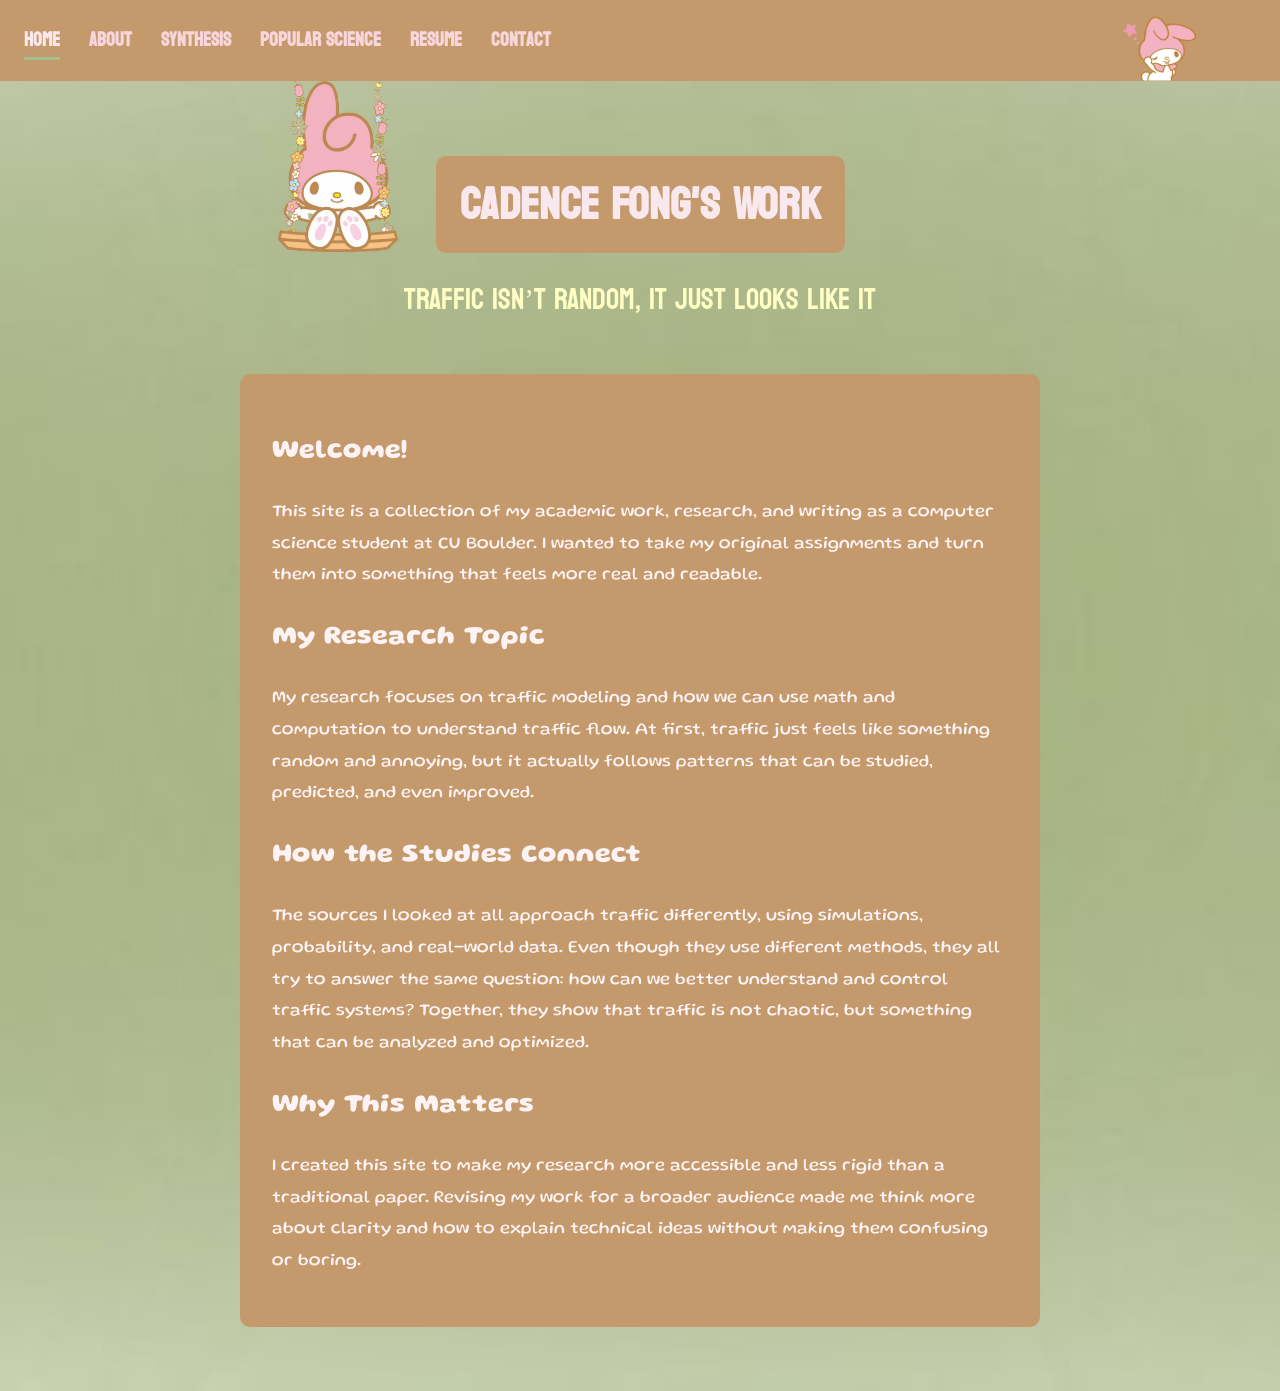
<file: index.html>
<!DOCTYPE html>
<html lang="en">
<head>
  <meta charset="UTF-8" />
  <meta name="viewport" content="width=device-width, initial-scale=1.0"/>
  <title>Cadence Fong</title>
  <link rel="stylesheet" href="styles.css" />
  <link href="https://fonts.googleapis.com/css2?family=Gluten:wght@300;400&display=swap" rel="stylesheet">
  <link href="https://fonts.googleapis.com/css2?family=Koulen&display=swap" rel="stylesheet">
</head>

<body>

<nav class="navbar">
  <div class="nav-left">
    <a href="index.html" class="active">Home</a>
    <a href="about.html">About</a>
    <a href="synthesis.html">Synthesis</a>
    <a href="article.html">Popular Science</a>
    <a href="resume.html">Resume</a>
    <a href="contact.html">Contact</a>
  </div>
  <img src="images/melody-wink.png" class="melody-icon" />
</nav>

<div class="page-content">

<section class="hero">
  <div class="hero-header">
    <div class="hero-title-inner">
      <h1 class="hero-title">Cadence Fong's Work</h1>
      <img src="images/melody-swing.png" class="melody-swing" />
    </div>
  </div>

  <p class="tagline">Traffic isn’t random, it just looks like it</p>
</section>

<section class="about-section">

<h2>Welcome!</h2>
<p>
This site is a collection of my academic work, research, and writing as a computer science student at CU Boulder. I wanted to take my original assignments and turn them into something that feels more real and readable.
</p>

<h2>My Research Topic</h2>
<p>
My research focuses on traffic modeling and how we can use math and computation to understand traffic flow. At first, traffic just feels like something random and annoying, but it actually follows patterns that can be studied, predicted, and even improved.
</p>

<h2>How the Studies Connect</h2>
<p>
The sources I looked at all approach traffic differently, using simulations, probability, and real-world data. Even though they use different methods, they all try to answer the same question: how can we better understand and control traffic systems? Together, they show that traffic is not chaotic, but something that can be analyzed and optimized.
</p>

<h2>Why This Matters</h2>
<p>
I created this site to make my research more accessible and less rigid than a traditional paper. Revising my work for a broader audience made me think more about clarity and how to explain technical ideas without making them confusing or boring.
</p>

</section>

</div>
</body>
</html>
</file>
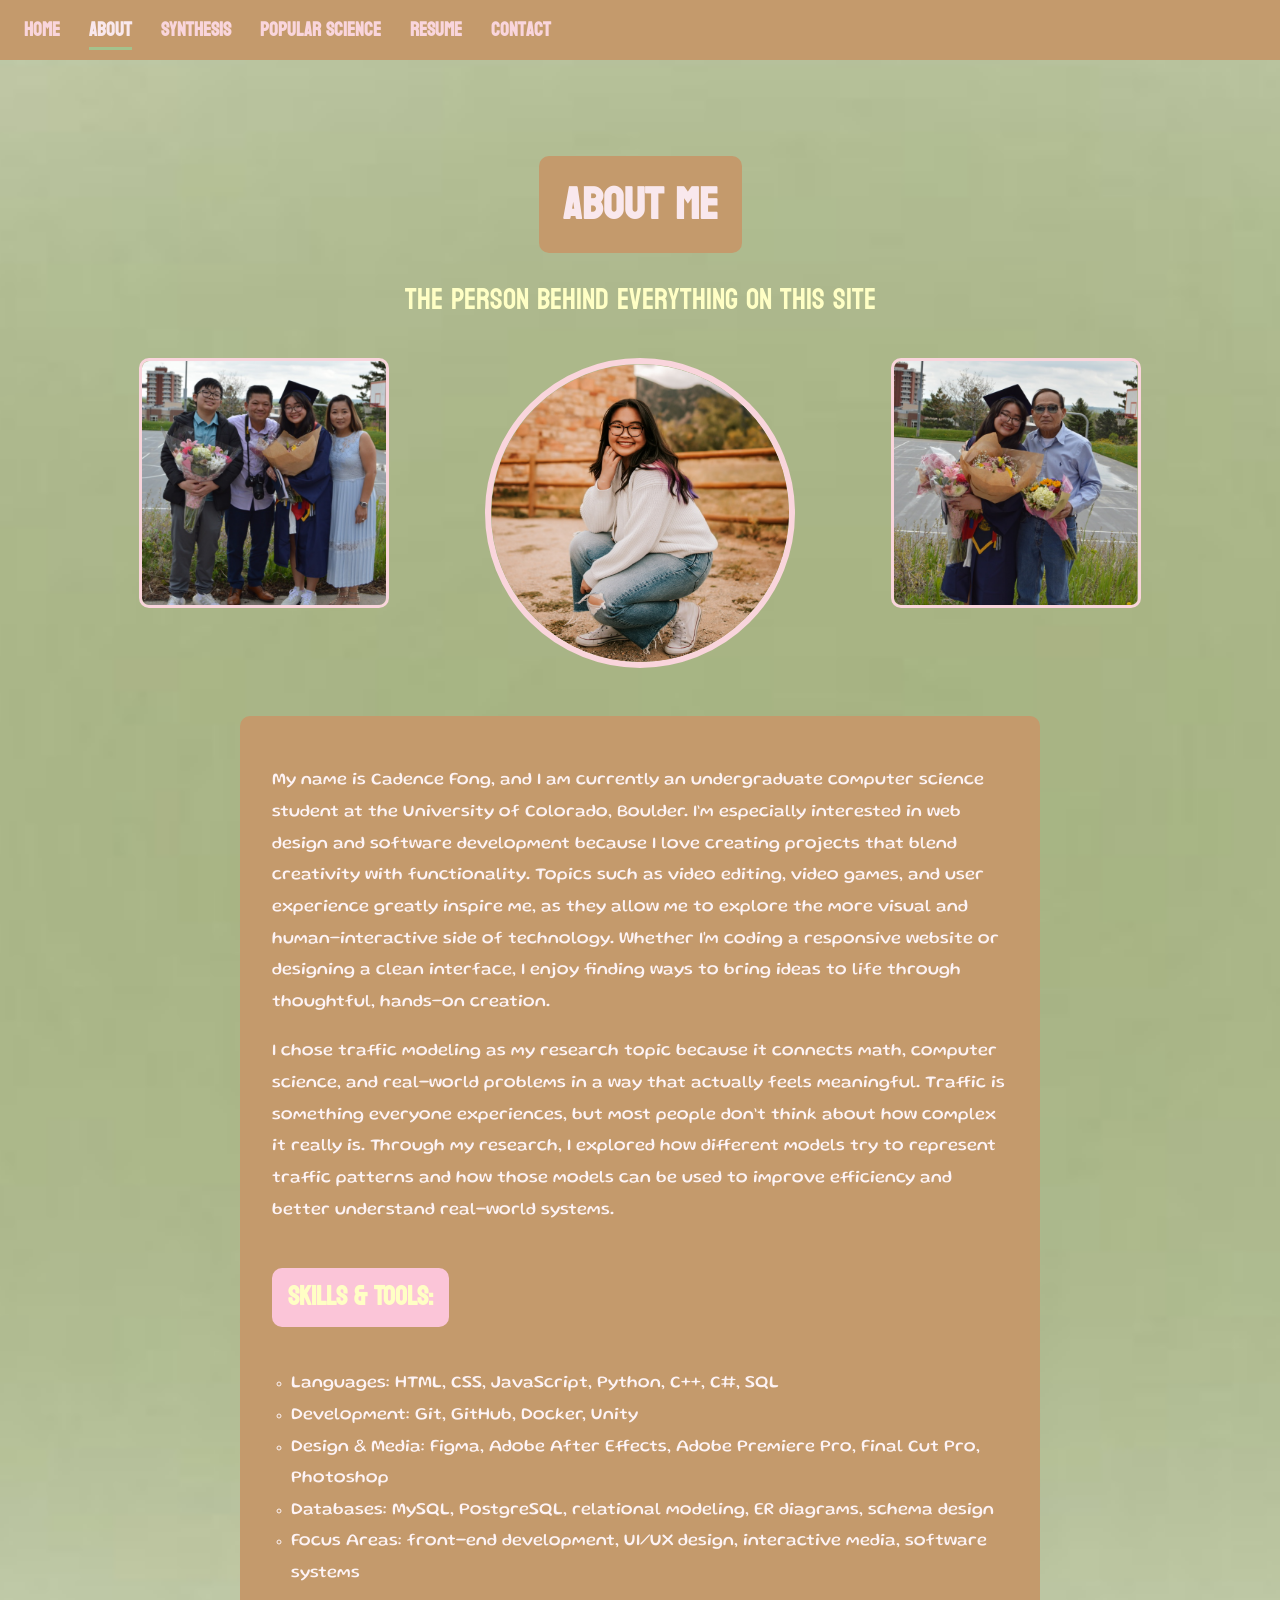
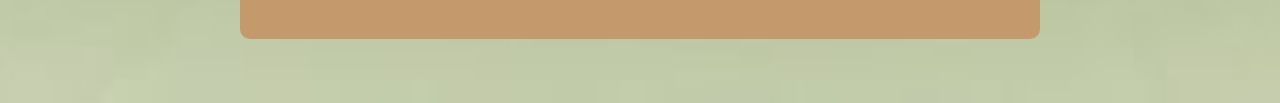
<file: about.html>
<!DOCTYPE html>
<html lang="en">
<head>
  <meta charset="UTF-8" />
  <meta name="viewport" content="width=device-width, initial-scale=1.0"/>
  <title>About | Cadence Fong</title>
  <link rel="stylesheet" href="styles.css" />
  <link href="https://fonts.googleapis.com/css2?family=Gluten:wght@300;400&display=swap" rel="stylesheet">
  <link href="https://fonts.googleapis.com/css2?family=Koulen&display=swap" rel="stylesheet">
</head>

<body>

<nav class="navbar">
  <div class="nav-left">
    <a href="index.html">Home</a>
    <a href="about.html" class="active">About</a>
    <a href="synthesis.html">Synthesis</a>
    <a href="article.html">Popular Science</a>
    <a href="resume.html">Resume</a>
    <a href="contact.html">Contact</a>
  </div>
</nav>

<div class="page-content">

<section class="hero">
  <div class="hero-header">
    <div class="hero-title-inner">
      <h1 class="hero-title">About Me</h1>
    </div>
  </div>

  <p class="tagline">the person behind everything on this site</p>

  <div class="image-row">
    <img src="images/group.png" class="side-img" />
    <img src="images/profile.png" class="center-img" />
    <img src="images/grad.png" class="side-img" />
  </div>
</section>

<section class="about-section">

<p>
My name is Cadence Fong, and I am currently an undergraduate computer science student at the University of Colorado, Boulder. I’m especially interested in web design and software development because I love creating projects that blend creativity with functionality. Topics such as video editing, video games, and user experience greatly inspire me, as they allow me to explore the more visual and human–interactive side of technology. Whether I'm coding a responsive website or designing a clean interface, I enjoy finding ways to bring ideas to life through thoughtful, hands–on creation.
</p>

<p>
I chose traffic modeling as my research topic because it connects math, computer science, and real-world problems in a way that actually feels meaningful. Traffic is something everyone experiences, but most people don’t think about how complex it really is. Through my research, I explored how different models try to represent traffic patterns and how those models can be used to improve efficiency and better understand real-world systems.
</p>

<div class="skills-box">
  <h3>Skills & Tools:</h3>
  <ul>
    <li>Languages: HTML, CSS, JavaScript, Python, C++, C#, SQL</li>
    <li>Development: Git, GitHub, Docker, Unity</li>
    <li>Design & Media: Figma, Adobe After Effects, Adobe Premiere Pro, Final Cut Pro, Photoshop</li>
    <li>Databases: MySQL, PostgreSQL, relational modeling, ER diagrams, schema design</li>
    <li>Focus Areas: front-end development, UI/UX design, interactive media, software systems</li>
  </ul>
</div>

</section>
</div>
</body>
</html>
</file>
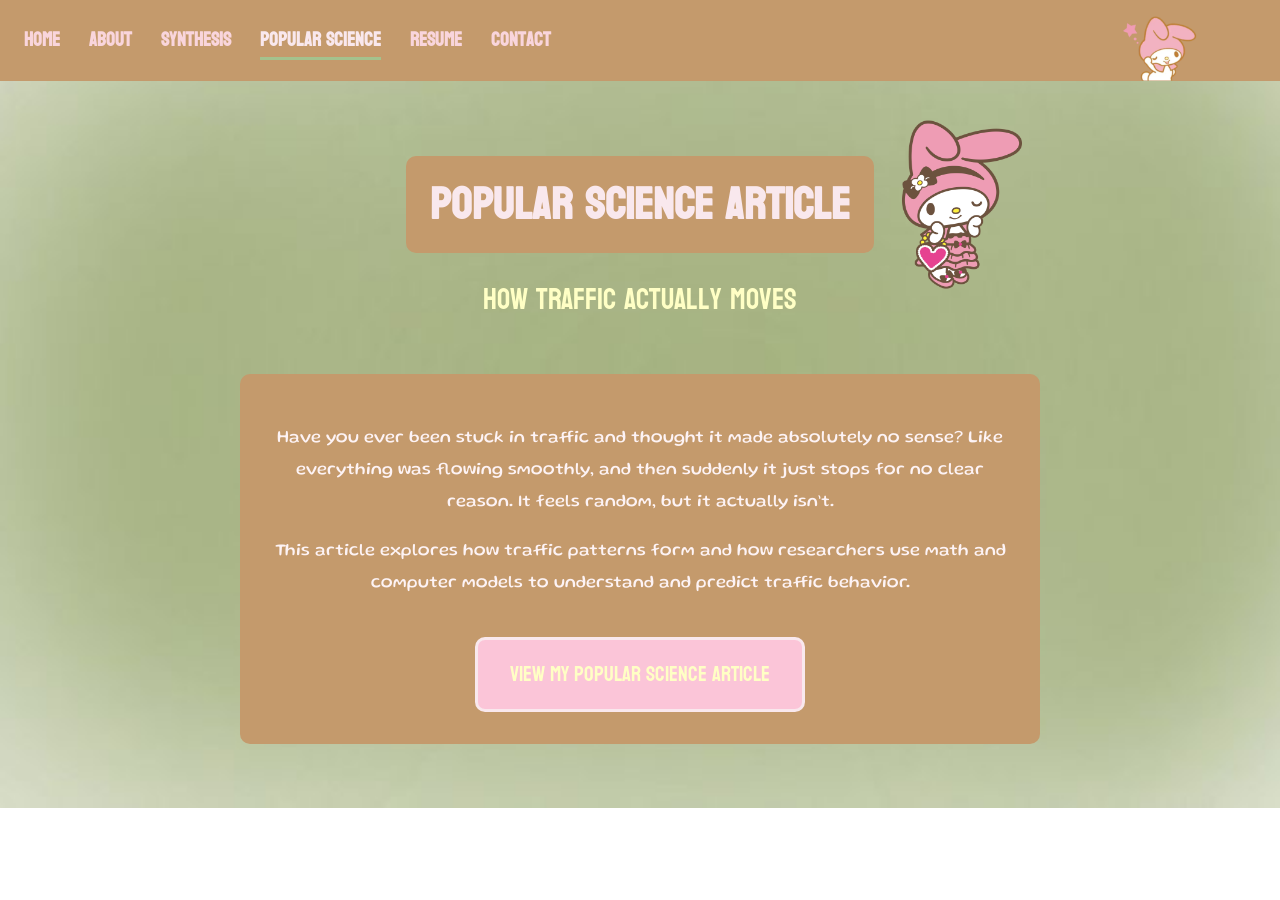
<file: article.html>
<!DOCTYPE html>
<html lang="en">
<head>
<meta charset="UTF-8" />
<meta name="viewport" content="width=device-width, initial-scale=1.0"/>
<title>Popular Science | Cadence Fong</title>
<link rel="stylesheet" href="styles.css" />
<link href="https://fonts.googleapis.com/css2?family=Gluten:wght@300;400&display=swap" rel="stylesheet">
<link href="https://fonts.googleapis.com/css2?family=Koulen&display=swap" rel="stylesheet">
</head>

<body>

<nav class="navbar">
  <div class="nav-left">
    <a href="index.html">Home</a>
    <a href="about.html">About</a>
    <a href="synthesis.html">Synthesis</a>
    <a href="article.html" class="active">Popular Science</a>
    <a href="resume.html">Resume</a>
    <a href="contact.html">Contact</a>
  </div>
  <img src="images/melody-wink.png" class="melody-icon" />
</nav>

<div class="page-content">

<section class="hero">
  <div class="hero-header">
    <div class="hero-title-inner">
      <h1 class="hero-title">Popular Science Article</h1>
      <img src="images/science article png.png" class="title-side-icon right-icon" />
    </div>
  </div>

  <p class="tagline">How traffic actually moves</p>
</section>

<section class="about-section" style="text-align: center;">

<p>
Have you ever been stuck in traffic and thought it made absolutely no sense? Like everything was flowing smoothly, and then suddenly it just stops for no clear reason. It feels random, but it actually isn’t.
</p>

<p>
This article explores how traffic patterns form and how researchers use math and computer models to understand and predict traffic behavior.
</p>

    <a href="https://docs.google.com/document/d/1H7uhqiAIPP8iFLGVRoxSRDsU2JBpd5JULvcCk0Y11Og/edit?usp=sharing"
    target="_blank"
    class="resume-link"
    style="margin-top: 20px; display: inline-block;">
    View My Popular Science Article
    </a>

</section>

</div>

</body>
</html>
</file>
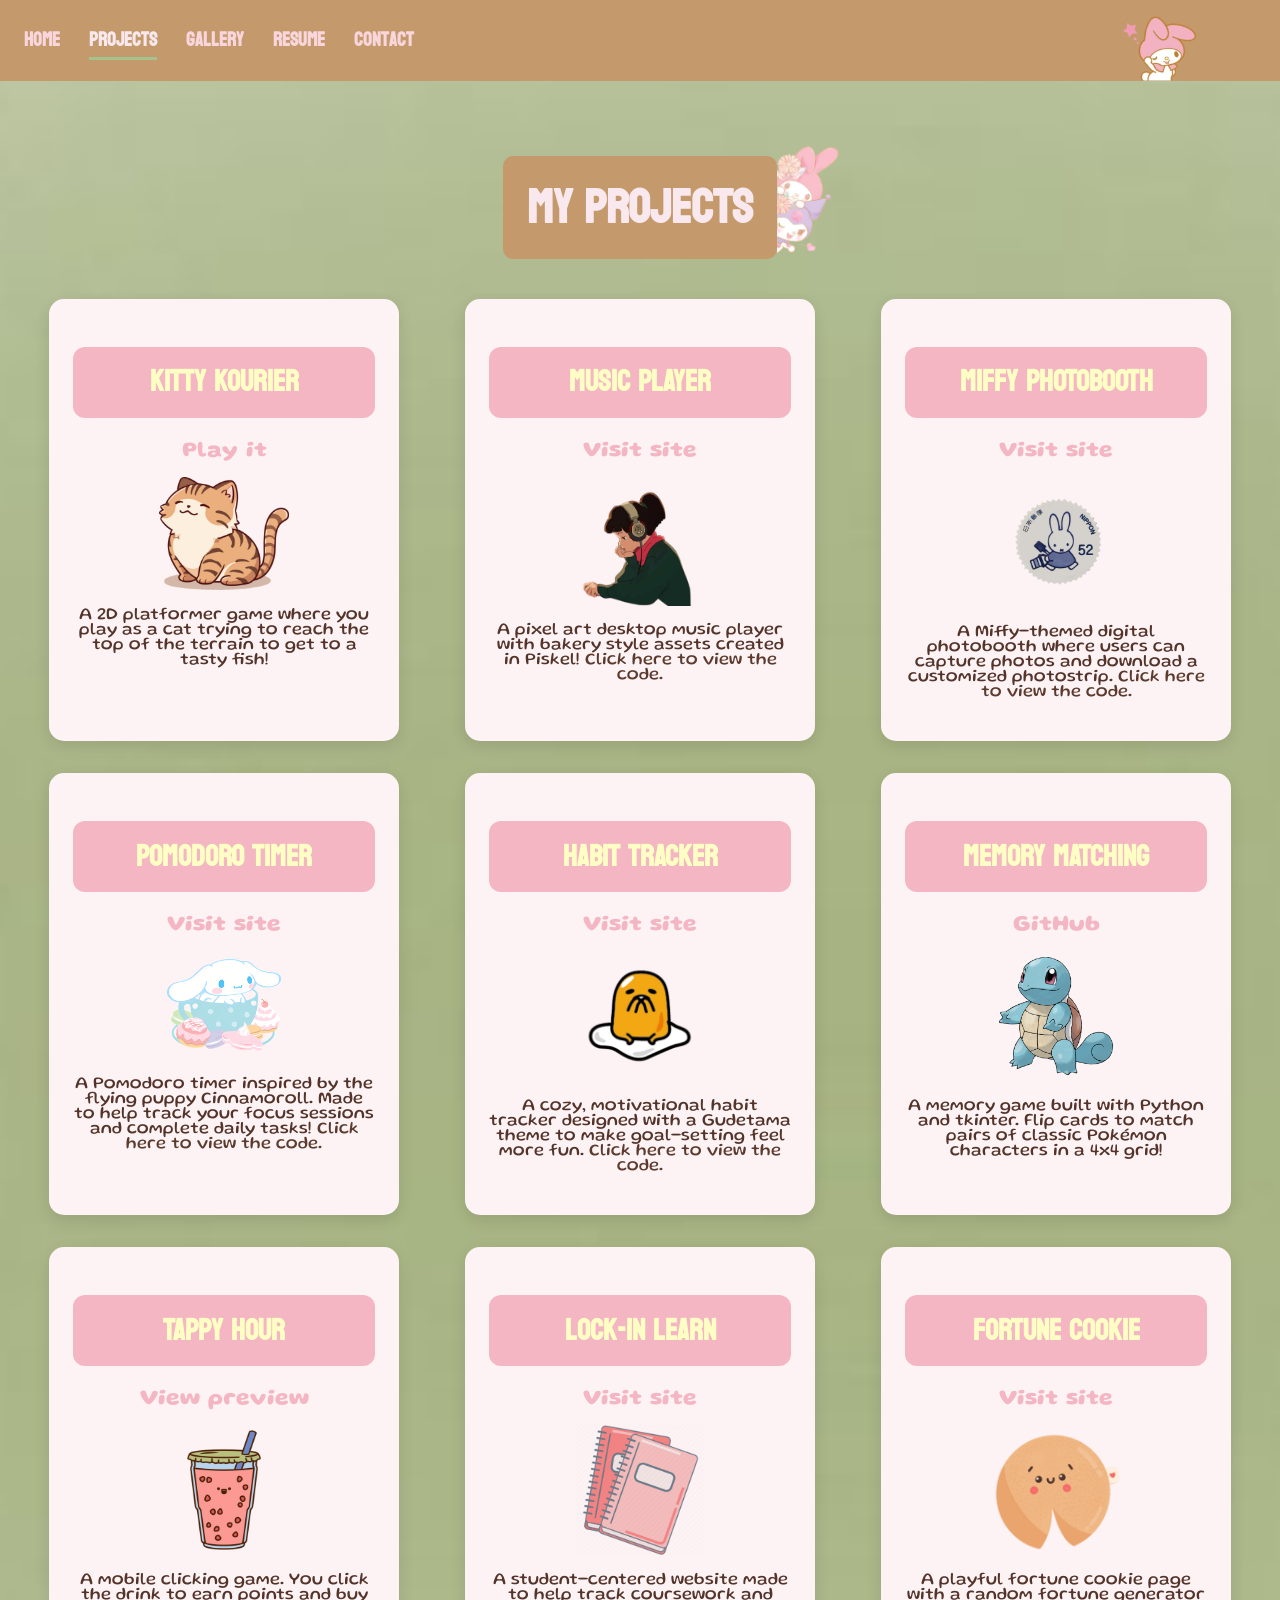
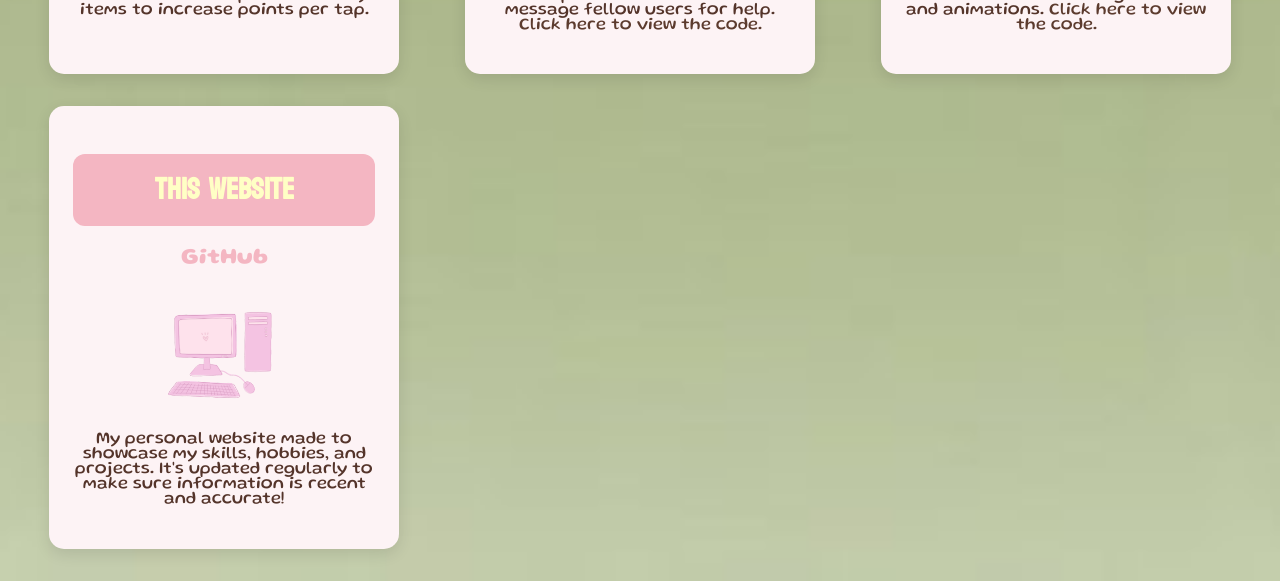
<file: projects.html>
<!DOCTYPE html>
<html lang="en">
<head>
  <meta charset="UTF-8" />
  <meta name="viewport" content="width=device-width, initial-scale=1.0"/>
  <title>Projects – Cadence Fong</title>
  <link rel="stylesheet" href="styles.css" />
  <link href="https://fonts.googleapis.com/css2?family=Gluten:wght@300;400&display=swap" rel="stylesheet">
  <link href="https://fonts.googleapis.com/css2?family=Koulen&display=swap" rel="stylesheet">
</head>
<body>
  <nav class="navbar">
    <div class="nav-left">
        <a href="index.html">Home</a>
        <a href="projects.html" class="active">Projects</a>
        <a href="gallery.html">Gallery</a>
        <a href="resume.html">Resume</a>
        <a href="contact.html">Contact</a>        
    </div>
    <img src="images/melody-wink.png" alt="My Melody Wink" class="melody-icon" />
  </nav>

  <div class="page-content">
<div class="projects-title-wrapper">
    <div class="projects-title-inner">
        <h1 class="section-title">MY PROJECTS</h1>
        <img src="images/melody-kuromi.png" alt="Melody and Kuromi" class="peek-image" />
    </div>
</div>



    <div class="projects-grid">
      <div class="project-card">
        <h2 class="project-title">KITTY KOURIER</h2>
        <a href="https://cadence101004.itch.io/kitty-kourier" target="_blank">Play it</a>
        <img src="images/kitty.png" alt="Kitty Kourier" />
        <p>A 2D platformer game where you play as a cat trying to reach the top of the terrain to get to a tasty fish!</p>
      </div>

      <div class="project-card">
        <h2 class="project-title">MUSIC PLAYER</h2>
        <a href="https://cadence101004.github.io/MusicPlayer" target="_blank">Visit site</a>
        <img src="images/musicplayer.png" alt="musicplayer" />
        <p>A pixel art desktop music player with bakery style assets created in Piskel! <a href="https://github.com/cadence101004/MusicPlayer" target="_blank" class="inline-link">Click here to view the code.</a></p>
      </div>

      <div class="project-card">
        <h2 class="project-title">MIFFY PHOTOBOOTH</h2>
        <a href="https://cadence101004.github.io/MiffyPhotobooth" target="_blank">Visit site</a>
        <img src="images/miffy.png" alt="miffy" />
        <p>A Miffy-themed digital photobooth where users can capture photos and download a customized photostrip. <a href="https://github.com/cadence101004/MiffyPhotobooth" target="_blank" class="inline-link">Click here to view the code.</a></p>
      </div>

      <div class="project-card">
        <h2 class="project-title">POMODORO TIMER</h2>
        <a href="https://cadence101004.github.io/CinnaTimer/" target="_blank">Visit site</a>
        <img src="images/cinna.png" alt="Cinna Timer" />
        <p>A Pomodoro timer inspired by the flying puppy Cinnamoroll. Made to help track your focus sessions and complete daily tasks! <a href="https://github.com/cadence101004/CinnaTimer" target="_blank" class="inline-link">Click here to view the code.</a></p>
      </div>

      <div class="project-card">
        <h2 class="project-title">HABIT TRACKER</h2>
        <a href="https://cadence101004.github.io/HabitTracker/" target="_blank">Visit site</a>
        <img src="images/habit.png" alt="Habit Tracker" />
        <p>A cozy, motivational habit tracker designed with a Gudetama theme to make goal-setting feel more fun. <a href="https://github.com/cadence101004/HabitTracker" target="_blank" class="inline-link">Click here to view the code.</a></p>
      </div>
      
      <div class="project-card">
        <h2 class="project-title">MEMORY MATCHING</h2>
        <a href="https://github.com/cadence101004/PokemonMemGame" target="_blank">GitHub</a>
        <img src="images/pokemon.png" alt="Pokemon Mem Game" />
        <p>A memory game built with Python and tkinter. Flip cards to match pairs of classic Pokémon characters in a 4x4 grid!</p>
      </div>

      <div class="project-card">
        <h2 class="project-title">TAPPY HOUR</h2>
        <a href="https://www.canva.com/design/DAGWI5m5mlQ/kYegxpl9pkqfQc9nEDlvLw/view?utm_content=DAGWI5m5mlQ&utm_campaign=designshare&utm_medium=link2&utm_source=uniquelinks&utlId=hbfb24f7d88" target="_blank">View preview</a>
        <img src="images/tappy.png" alt="Tappy Hour" />
        <p>A mobile clicking game. You click the drink to earn points and buy items to increase points per tap.</p>
      </div>

      <div class="project-card">
        <h2 class="project-title">LOCK-IN LEARN</h2>
        <a href="https://lock-in-learn.onrender.com/" target="_blank">Visit site</a>
        <img src="images/books.png" alt="Lock-In Learn" />
        <p>A student-centered website made to help track coursework and message fellow users for help. <a href="https://github.com/lisw9610/Lock-In-Learn" target="_blank" class="inline-link">Click here to view the code.</a></p>
      </div>

      <div class="project-card">
        <h2 class="project-title">FORTUNE COOKIE</h2>
        <a href="https://cadence101004.github.io/FortuneCookie/" target="_blank">Visit site</a>
        <img src="images/fortune-cookie.png" alt="Fortune Cookie" />
        <p>A playful fortune cookie page with a random fortune generator and animations. <a href="https://github.com/cadence101004/FortuneCookie" target="_blank" class="inline-link">Click here to view the code.</a></p>
      </div>


      <div class="project-card">
        <h2 class="project-title">THIS WEBSITE</h2>
        <a href="https://github.com/cadence101004/PersonalWebsite" target="_blank">GitHub</a>
        <img src="images/pc.png" alt="This Website" />
        <p>My personal website made to showcase my skills, hobbies, and projects. It's updated regularly to make sure information is recent and accurate!</p>
      </div>
    </div>
  </div>
</body>
</html>
</file>
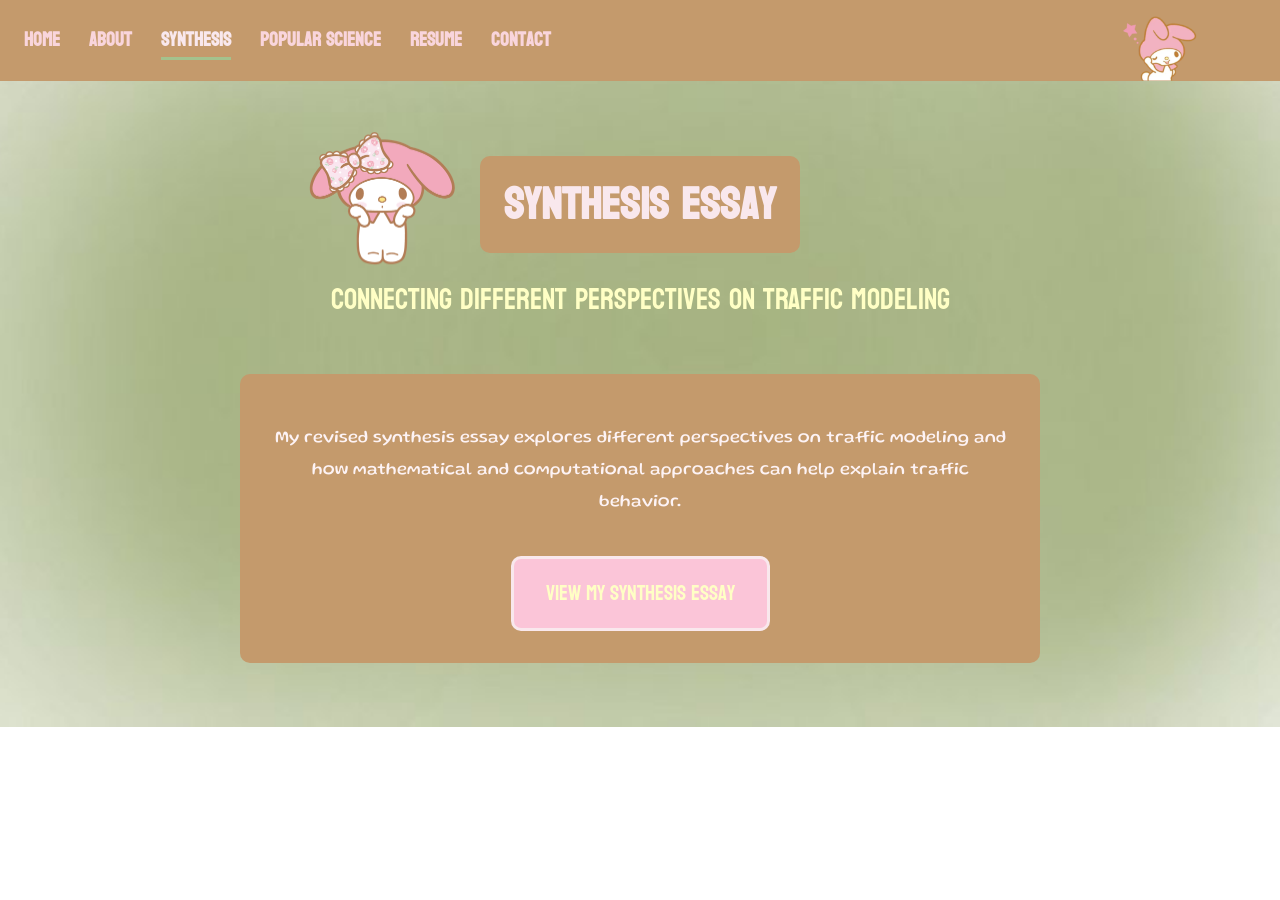
<file: synthesis.html>
<!DOCTYPE html>
<html lang="en">
<head>
  <meta charset="UTF-8" />
  <meta name="viewport" content="width=device-width, initial-scale=1.0"/>
  <title>Synthesis | Cadence Fong</title>
  <link rel="stylesheet" href="styles.css" />
  <link href="https://fonts.googleapis.com/css2?family=Gluten:wght@300;400&display=swap" rel="stylesheet">
  <link href="https://fonts.googleapis.com/css2?family=Koulen&display=swap" rel="stylesheet">
</head>
<body>

<nav class="navbar">
  <div class="nav-left">
    <a href="index.html">Home</a>
    <a href="about.html">About</a>
    <a href="synthesis.html" class="active">Synthesis</a>
    <a href="article.html">Popular Science</a>
    <a href="resume.html">Resume</a>
    <a href="contact.html">Contact</a>
  </div>
  <img src="images/melody-wink.png" class="melody-icon" />
</nav>

<div class="page-content">
<section class="hero">
  <div class="hero-header">
    <div class="hero-title-inner">
      <img src="images/synthesis png.png" class="title-side-icon left-icon" />
      <h1 class="hero-title">Synthesis Essay</h1>
    </div>
  </div>

  <p class="tagline">Connecting different perspectives on traffic modeling</p>
</section>

  <section class="about-section" style="text-align: center;">
    <p>
      My revised synthesis essay explores different perspectives on traffic modeling and how mathematical and computational approaches can help explain traffic behavior.
    </p>

    <a href="https://docs.google.com/document/d/1n1ZKS-L-72wR2LpBG9yz552dg_ch9Sei5-0cxEHVFto/edit?usp=sharing"
    target="_blank"
    class="resume-link"
    style="margin-top: 20px; display: inline-block;">
    View My Synthesis Essay
    </a>
  </section>
</div>

</body>
</html>
</file>
<file: styles.css>
/* GENERAL FONTS + BACKGROUND */
*, *::before, *::after {
    box-sizing: border-box;
}

/* GLOBAL PAGE BACKGROUND FIX — FORCE ALL PAGES TO SHOW BODY BACKGROUND */
.gallery-page, .resume-page, .contact-page {
    background: transparent;
}

body {
    font-family: 'Gluten', cursive;
    background-image: url('images/background.jpg'); 
    background-size: cover; 
    background-repeat: no-repeat;
    background-position: center;
    color: white;
    margin: 0;
}
  
  /* NAVBAR */
  .navbar {
    font-family: 'Koulen', cursive;
    font-size: 1.2rem;
    position: fixed;
    top: 0;
    width: 100%;
    background-color: #c49a6c;
    padding: 0.8rem 1.5rem;
    display: flex;
    justify-content: space-between;
    align-items: center;
    z-index: 1000;
  }
  
  .nav-left a {
    color: #f9d5dc;
    text-decoration: none;
    font-weight: bold;
    margin-right: 1.5rem;
  }
  
  .melody-icon {
    height: 70px;
    object-fit: contain;
    margin-left: auto;
    align-self: flex-end;
    margin-right: 50px;
    margin-bottom: -14.9px; /* nudges it downward slightly into alignment */
  }
  
  
  /* PAGE CONTENT */
  .page-content {
    margin-top: 100px;
    padding: 2rem;
  }
  
  /* HERO SECTION */
.hero {
    text-align: center;
    padding-top: 2rem;
    margin-bottom: 3rem;
}

.hero-header {
    display: flex;
    justify-content: center;
    margin-top: -1rem;
}

.hero-title-inner {
    position: relative;   /* KEY */
    display: inline-block;
}

.hero-title {
    background-color: #c49a6c;
    color: #f9e8ed;
    border-radius: 10px;
    font-family: 'Koulen', cursive;
    font-size: 2.8rem;
    padding: 0.5rem 1.5rem;
    z-index: 1;
}

.melody-swing {
    position: absolute;
    left: -150px;   /* adjust this for peeking */
    top: -14%;
    transform: translateY(-30%);
    height: 175px;   /* your original size */
    pointer-events: none;
    z-index: 0;
}

  
  h1 {
    font-family: 'Koulen', cursive;
    font-size: 3rem;
    color: #f9d5dc;
    background-color: #c49a6c;
    padding: 0.3rem 1rem;
    border-radius: 10px;
    display: inline-block;
    margin: 0.5rem;
  }
  
  .tagline {
    font-size: 1.8rem;
    color: #FFFFC5;
    font-family: 'Koulen', cursive;
    margin-top: 0.8rem;  /* pulls it upward */
    margin-bottom: 1.8rem;  /* keeps spacing below */
  }
  
  /* IMAGES */
  .image-row {
    display: flex;
    justify-content: center;
    gap: 6rem;
    margin: 2rem 0;
  }
  
  .side-img {
    width: 250px;
    height: 250px;
    border: 3px solid #f9d5dc;
    border-radius: 10px;
    object-fit: cover;
  }  
  
  .side-img {
    width: 250px;
    border: 3px solid #f9d5dc;
  }
  
  .center-img {
    width: 310px;
    border: 6px solid #f9d5dc;
    border-radius: 50%;
  }
  
  /* ABOUT BUTTON */
  .about-button {
    font-family: 'Koulen', cursive;
    background-color: #fbc5d8;
    border: none;
    font-size: 2rem;
    padding: 0.8rem 1.5rem;
    border-radius: 10px;
    font-weight: 900;
    color: #FFFFC5;
    cursor: default;
    margin-top: 1.5rem;
  }
  
  .star {
    color: #FFFFC5;
    font-size: 1.2em;
    margin: 0 0.3rem;
  }
  
  /* ABOUT SECTION */
  .about-section {
    background-color: #c49a6c;
    padding: 2rem;
    border-radius: 10px;
    max-width: 800px;
    margin: 3rem auto 2rem auto;
    font-size: 1.1rem;
    font-family: 'Gluten', cursive;
    line-height: 1.8;
    color: #fdf3f5;
  }
  
  /* SKILLS */
  .skills-box h3 {
    background-color: #fbc5d8;
    display: inline-block;
    padding: 0.4rem 1rem;
    border-radius: 10px;
    color: #FFFFC5;
    font-size: 1.6rem;
    font-family: 'Koulen', cursive;
    margin-top: 1.5rem;
  }
  
  .skills-box ul {
    list-style-type: circle;
    margin-top: 1rem;
    padding-left: 1.2rem;
    color: #fdf3f5;
  }
  /* ACTIVE NAVBAR LINK */
.nav-left a.active {
  border-bottom: 3px solid #a4c28d; /* pastel green underline */
  color: #f9e8ed
}

/* PROJECTS PAGE STYLING */
.projects-title-wrapper {
    display: flex;
    justify-content: center;
    margin-top: 1rem;
}

.projects-title-inner {
    position: relative;   
    display: inline-block;  /* locks to title size */
}

.section-title {
    background-color: #c49a6c;
    color: #f9e8ed;
    border-radius: 10px;
    font-family: 'Koulen', cursive;
    font-size: 3rem;
    padding: 0.5rem 1.5rem;
    z-index: 1;
}

.peek-image {
    position: absolute;
    right: -62.4px;   
    top: 50%;
    transform: translateY(-60%);
    height: 120px;
    pointer-events: none;
    z-index: 0;   
}

.projects-grid {
  display: grid;
  grid-template-columns: repeat(auto-fit, minmax(300px, 1fr));
  gap: 2rem;
  margin-top: 2rem;
  justify-items: center;
}

.project-card {
    font-size: 1.1rem;
    background-color: #fdf3f5;
    border-radius: 15px;
    padding: 1.5rem;
    max-width: 350px;
    width: auto; 
    color: #54342a;
    box-shadow: 0 5px 15px rgba(0,0,0,0.1);
    text-align: center;
}

.project-card img {
  width: 130px;
  height: auto;
  margin: 1rem auto;
  display: block;
}

.project-title {
  font-size: 1.8rem;
  font-family: 'Koulen', cursive;
  background-color: #f4b6c2;
  color: #FFFFC5;
  padding: 0.6rem;
  border-radius: 12px;
}

.project-card a {
  font-size: 1.4rem;
  color: #f4b6c2; /* light pink */
  font-weight: bold;
  text-decoration: none;
}

.project-card a:hover {
  text-decoration: underline;
  color: #f78ca2; /* slightly brighter pink on hover */
}

/* GALLERY PAGE */

.gallery-page {
  padding: 2rem;
  background-image: url('images/your-background.jpg');
  background-size: cover; 
  background-repeat: no-repeat;
  background-position: center;
}

.gallery-title {
    position: relative;
    display: inline-block;
    font-size: 3rem;
    font-family: 'Koulen', cursive;
    background-color: #c49a6c;
    color: #f9e8ed;
    border-radius: 12px;
    padding: 1rem 2rem;
    z-index: 1;
}

.gallery-subtitle {
  text-align: center;
  color: #fdf3f5;
  font-family: 'Koulen', cursive;
  margin-bottom: 2rem;
  font-size: 1.8rem;
  margin-top: 0.5rem;
}

.gallery-section {
  margin-bottom: 4rem;
}

.section-header {
  font-family: 'Koulen', cursive;
  font-size: 1.8rem;
  background-color: #f4b6c2;
  color: #FFFFC5;
  padding: 0.5rem 1.5rem;
  border-radius: 10px;
  display: block;
  margin: 0 auto 1.5rem auto;
  text-align: center;
}

.section-description {
  text-align: center;
  margin: 1rem 0 2rem 0;
  font-family: 'Gluten', cursive;
  font-size: 1.1rem;
  color: #54342a;
}

.star {
  color: #FFFFC5;
  font-size: 1.3em;
  margin: 0 0.3rem;
}

.image-grid {
  display: grid;
  grid-template-columns: repeat(2, 1fr); /* exactly 2 per row */
  gap: 1.5rem;
  justify-items: center;
}

.image-grid img {
  width: 100%;
  max-width: 230px;
  border-radius: 10px;
  border: 5px solid #f9d5dc;
}

.video-column {
  display: flex;
  flex-direction: column;
  gap: 2rem;
  align-items: center;
}

.video-column video {
  width: 100%;
  max-width: 410px;
  border-radius: 12px;
  border: 5px solid #f9d5dc;
}

.gallery-columns {
  display: flex;
  flex-direction: row;
  justify-content: center;
  gap: 4rem;
  flex-wrap: wrap;
  margin-top: 2rem;
}

.left-column, .right-column {
  flex: 1;
  min-width: 320px;
  max-width: 600px;
}

.gallery-title-wrapper {
    display: flex;
    justify-content: center;
    margin-bottom: 1rem;
}

.title-icon-wrap {
  display: flex;
  align-items: center;
  justify-content: center;
  width: 70px; 
}

.gallery-icon-left {
    position: absolute;
    left: -8.5rem;   /* instead of hard pixels */
    top: 50%;
    transform: translateY(-50%);
    height: 110px;
    pointer-events: none;
    z-index: 0;
}

.gallery-icon-right {
    position: absolute;
    right: -10.5rem;  /* adjust as needed */
    top: 50%;
    transform: translateY(-50%);
    height: 140px;
    pointer-events: none;
    z-index: 0;
}

.video-embed {
  width: 100%;
  max-width: 420px;
  aspect-ratio: 16 / 9;
  margin: 0.5rem auto;
  margin-top: 0rem;
}

.video-embed iframe {
  width: 100%;
  height: 100%;
  border-radius: 12px;
  border: 5px solid #fbc5d8;
}

/*RESUME*/

.resume-page {
  text-align: center;
  padding-top: -1rem;
  background-image: url('images/your-background.jpg');
  background-size: cover; 
  background-repeat: no-repeat;
  background-position: center;
}

.resume-title {
  font-family: 'Koulen', cursive;
  font-size: 2.5rem;
  background-color: #c49a6c;
  color: #f9e8ed;
  display: inline-block;
  padding: 0.7rem 1.5rem;
  border-radius: 12px;
  margin-bottom: 1rem;
  margin-top: -1rem;
}

.resume-buttons {
  display: flex;
  justify-content: center;
  gap: 5rem;           
  flex-wrap: wrap;
  margin-top: 0.5rem;    
}

.resume-link {
  font-family: 'Koulen', cursive;
  background-color: #fbc5d8;
  color: #ffffc5;
  padding: 1rem 2rem;         
  border-radius: 10px;
  text-decoration: none;
  border: 3px solid #f9e8ed;
  transition: transform 0.2s ease;
  font-size: 1.3rem;          
}


.resume-link:hover {
  transform: scale(1.05);
  background-color: #f4b6c2;
}

.resume-page {
  display: flex;
  flex-direction: column;
  align-items: center;
  padding-top: 3rem;
}

.resume-frame {
  width: 100%;
  max-width: 1500px;  
  height: 750px;      
  border: 5px solid #fbc5d8;
  border-radius: 12px;
  display: block;
  margin: 2rem auto;
}


.resume-embed-wrapper {
  position: relative;
  display: flex;
  justify-content: center;
  width: 70%;
  margin-top: 0px;
}


.melody-blush {
  position: absolute;
  top: -30px;
  right: -20px;
  height: 120px;
  z-index: 2;
  pointer-events: none;
}

/*CONTACT*/
.contact-page {
  text-align: center;
  padding-top: 3rem;
  background-image: url('images/your-background.jpg');
  background-size: cover; 
  background-repeat: no-repeat;
  background-position: center;
}

.contact-title {
  font-family: 'Koulen', cursive;
  font-size: 3rem;
  background-color: #c49a6c;
  color: #f9e8ed;
  display: inline-block;
  padding: 0.7rem 1.5rem;
  border-radius: 12px;
  margin-bottom: 1rem;
  margin-top: -1.2rem;
}

.contact-subtitle {
  font-family: 'Koulen', cursive;
  font-size: 1.6em;
  color: #FFFFC5;
  margin-bottom: 1rem;
  margin-top: 0.6rem;
}

.contact-card {
  background-image: url('images/melody-postit.png'); /* update if needed */
  background-size: contain;
  background-repeat: no-repeat;
  background-position: center;
  width: 100%;
  max-width: 700px;
  height: 500px; /* adjust to fit the PNG */
  margin: 0 auto;
  display: flex;
  justify-content: center;
  align-items: center;
  padding: 2rem;
  margin-top: -2rem;
}

.contact-info ul {
  list-style-type: disc;
  text-align: left;
  font-family: 'Gluten', cursive;
  font-size: 1.8rem;
  color: #f9c9d2;
}

.contact-info li {
  margin-bottom: 1rem;   
  line-height: 1.6; 
}

.contact-info {
  padding-top: 3rem;    
  padding-right: 15rem;   
}


.contact-info strong {
  color: #b3773a;
}

.contact-link {
  color: #f9c9d2;
  text-decoration: none;
  display: inline-block; 
  transition: all 0.3s ease;
}

.contact-link:hover {
  color: #fbc5d8;
  text-shadow: 1px 1px 3px #fff0f5;
  transform: scale(1.05);
}

.project-card p a.inline-link {
  color: #5c3b2e;
  text-decoration: none;
  font-weight: normal;
  font-size: inherit;       /* match paragraph size */
  display: inline;          /* make sure it's inline */
  margin: 0;                /* remove any weird spacing */
  padding: 0;
}

.project-card p a.inline-link:hover {
  color: #a1738b;
  text-decoration: underline;
}

.hero-title-inner {
  position: relative;
  display: inline-block;
}

.title-side-icon {
  position: absolute;
  width: 120px;
  pointer-events: none;
}

.left-icon {
  left: -165px;
  top: 45%;
  transform: translateY(-50%);
  width: 150px;
}

.right-icon {
  right: -140px;
  top: 50%;
  transform: translateY(-50%);
}
</file>
